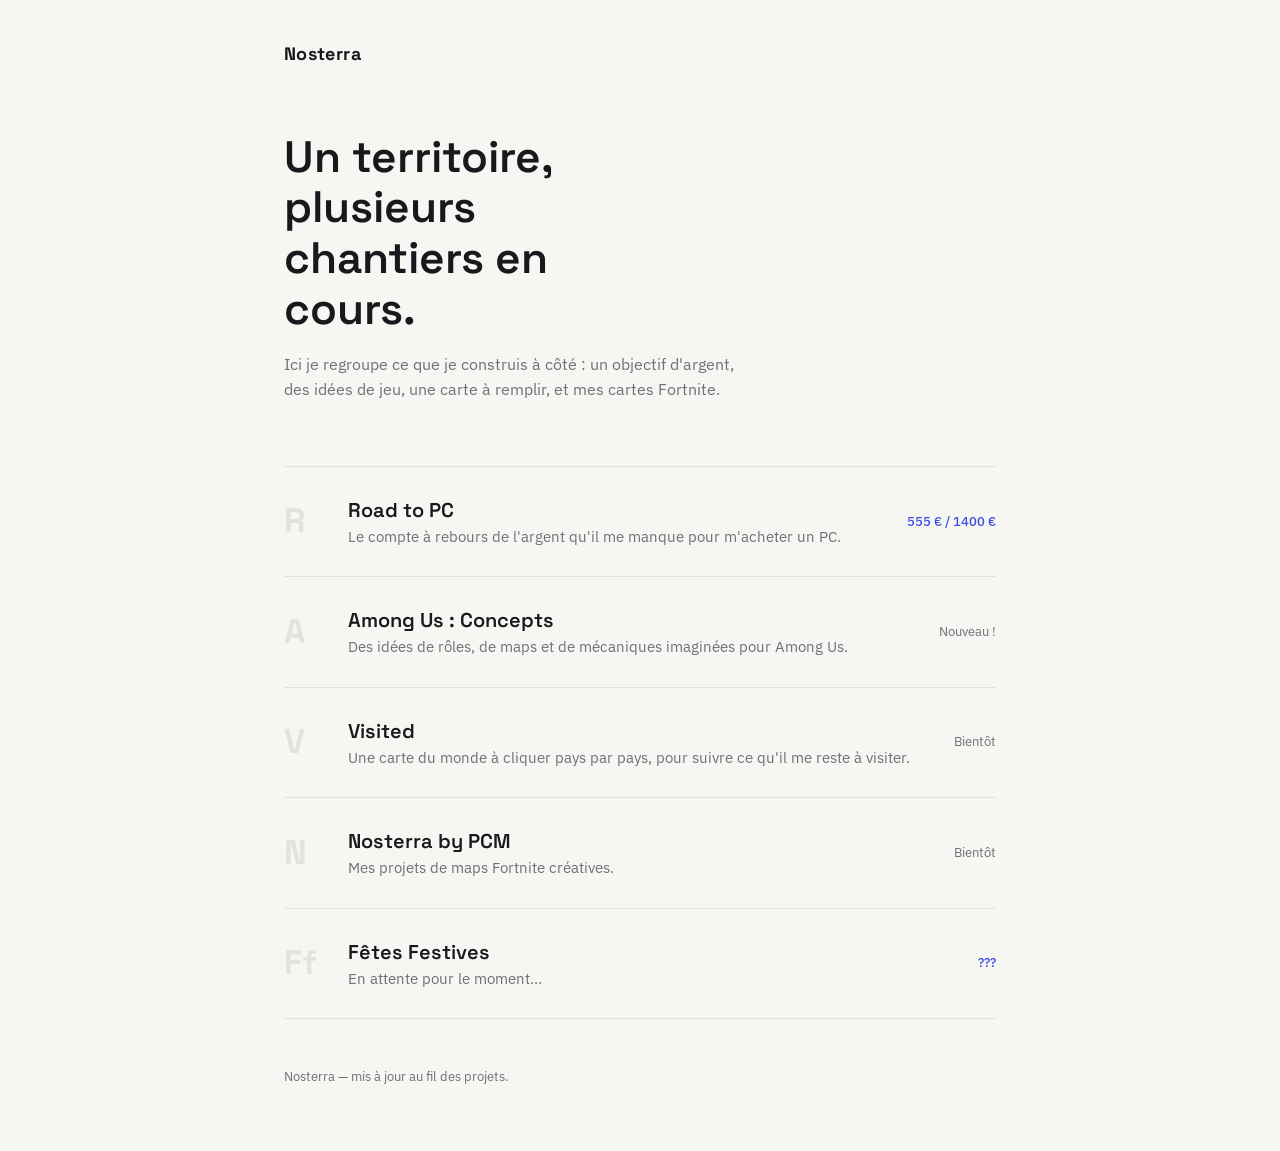
<file: index.html>
<!DOCTYPE html>
<html lang="fr">
<head>
<meta charset="UTF-8">
<meta name="viewport" content="width=device-width, initial-scale=1.0">
<title>Nosterra</title>
<link rel="stylesheet" href="styles.css">
</head>
<body>

  <header class="site-header">
    <div class="wrap">
      <span class="wordmark">Nosterra</span>
    </div>
  </header>

  <section class="hero">
    <div class="wrap">
      <h1>Un territoire, plusieurs chantiers en cours.</h1>
      <p>Ici je regroupe ce que je construis à côté : un objectif d'argent, des idées de jeu, une carte à remplir, et mes cartes Fortnite.</p>
    </div>
  </section>

  <nav class="wrap">
    <div class="index">

      <a class="row" href="road-to-pc.html">
        <span class="row-mark">R</span>
        <span class="row-body">
          <span class="row-title">Road to PC</span>
          <p class="row-desc">Le compte à rebours de l'argent qu'il me manque pour m'acheter un PC.</p>
        </span>
        <span class="row-status is-live">555 € / 1400 €</span>
      </a>

      <a class="row" href="among-us-concepts.html">
        <span class="row-mark">A</span>
        <span class="row-body">
          <span class="row-title">Among Us : Concepts</span>
          <p class="row-desc">Des idées de rôles, de maps et de mécaniques imaginées pour Among Us.</p>
        </span>
        <span class="row-status">Nouveau !</span>
      </a>

      <a class="row" href="visited.html">
        <span class="row-mark">V</span>
        <span class="row-body">
          <span class="row-title">Visited</span>
          <p class="row-desc">Une carte du monde à cliquer pays par pays, pour suivre ce qu'il me reste à visiter.</p>
        </span>
        <span class="row-status">Bientôt</span>
      </a>

      <a class="row" href="nosterra-by-pcm.html">
        <span class="row-mark">N</span>
        <span class="row-body">
          <span class="row-title">Nosterra by PCM</span>
          <p class="row-desc">Mes projets de maps Fortnite créatives.</p>
        </span>
        <span class="row-status">Bientôt</span>
      </a>
      
      <a class="row" href="fetes-festives.html">
<span class="row-mark">Ff</span>
<span class="row-body">
<span class="row-title">Fêtes Festives</span>
<p class="row-desc">En attente pour le moment...</p>
</span>
<span class="row-status is-live">???</span>
</a>

    </div>
  </nav>

  <footer class="site-footer">
    <div class="wrap">
      Nosterra — mis à jour au fil des projets.
    </div>
  </footer>

</body>
</html>
</file>
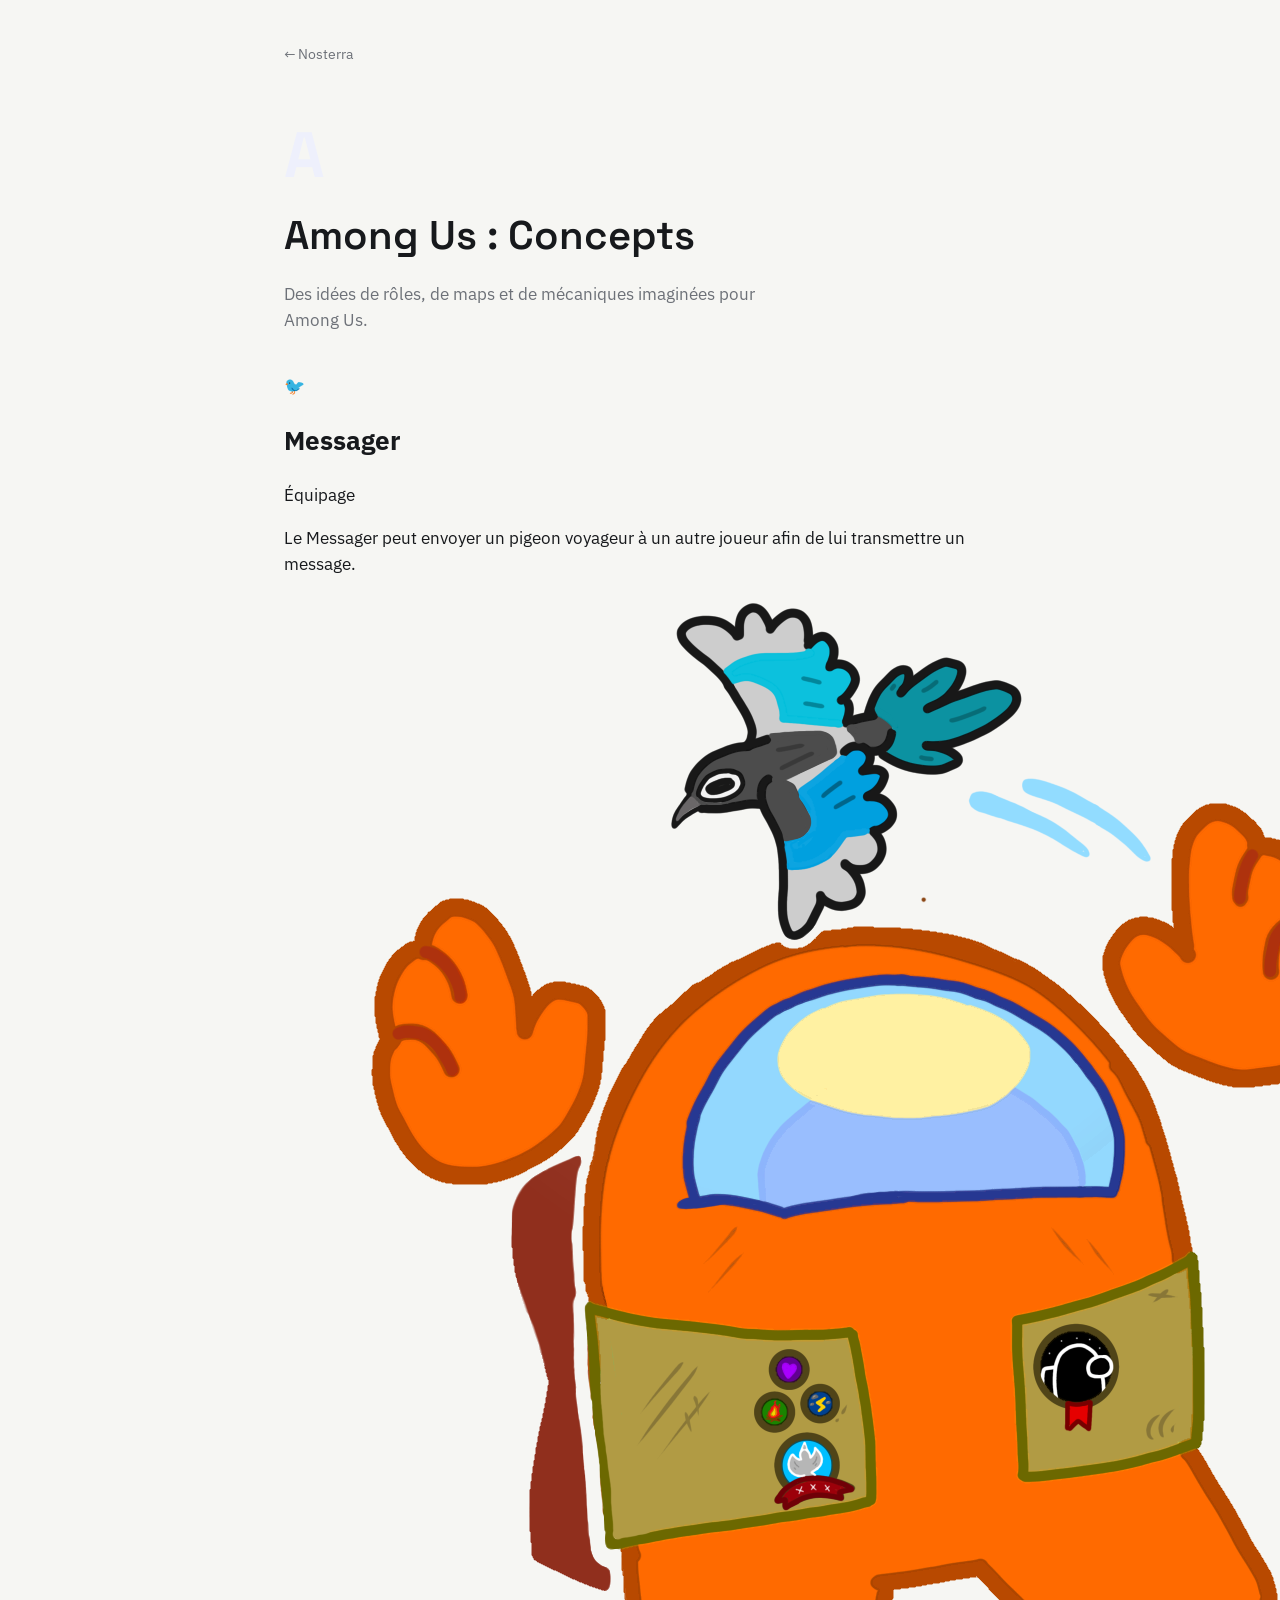
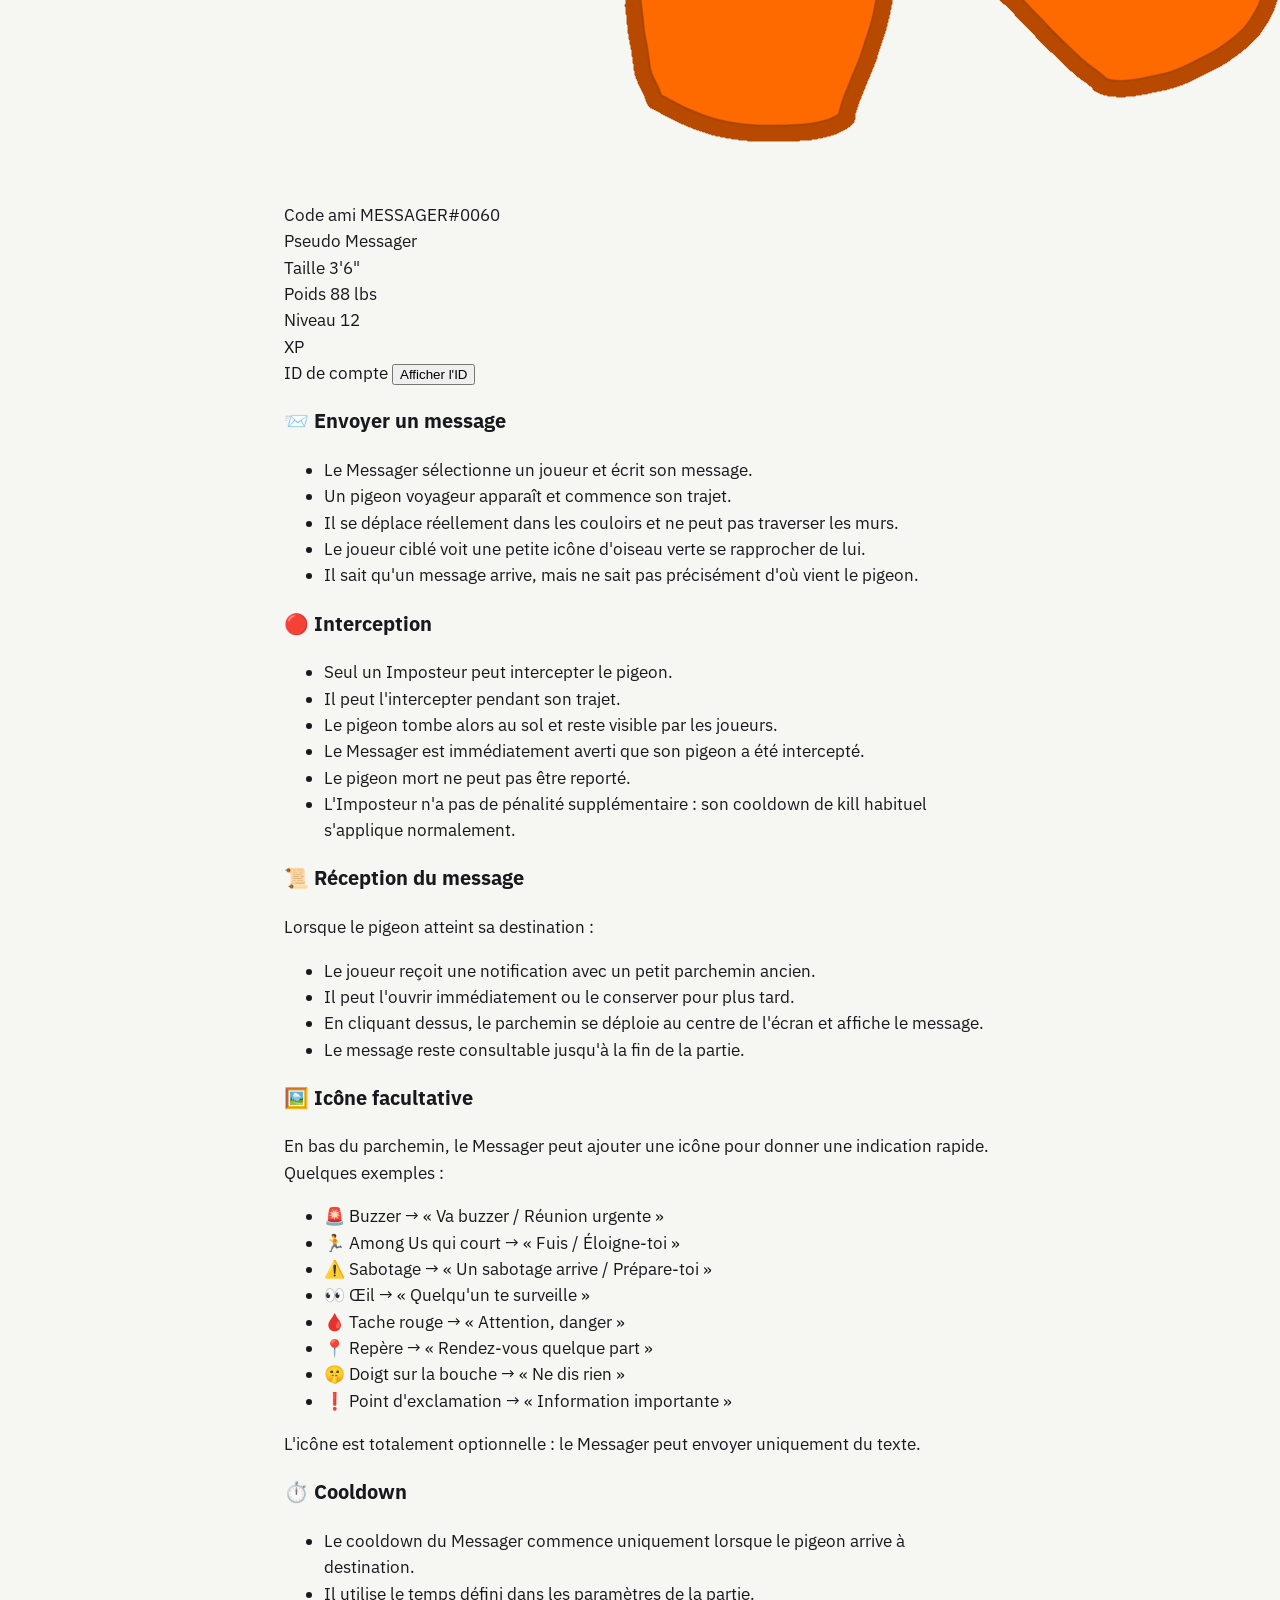
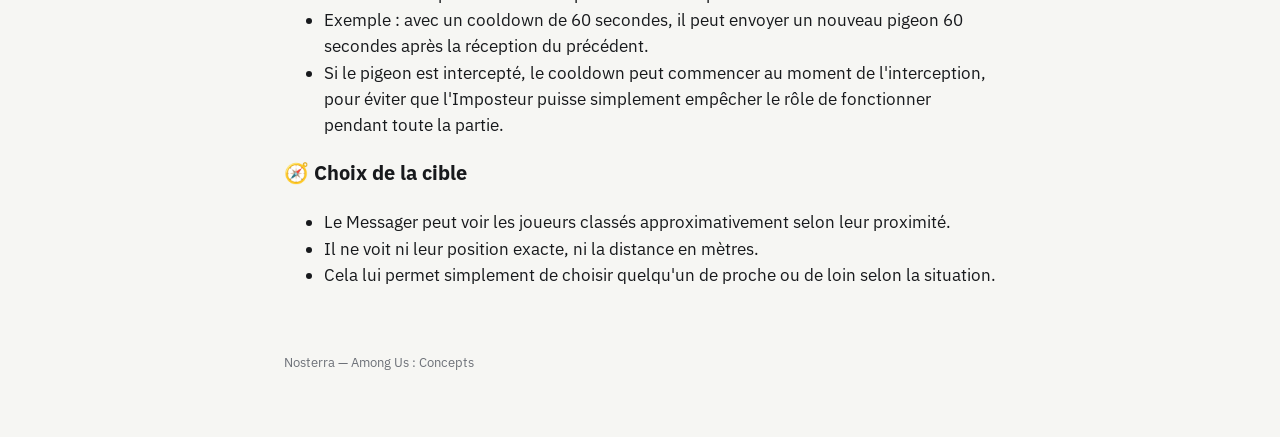
<file: among-us-concepts.html>
<!DOCTYPE html>
<html lang="fr">
<head>
<meta charset="UTF-8">
<meta name="viewport" content="width=device-width, initial-scale=1.0">
<title>Among Us : Concepts — Nosterra</title>
<link rel="stylesheet" href="styles.css">
</head>
<body>

  <header class="site-header">
    <div class="wrap">
      <a class="back-link" href="index.html">← Nosterra</a>
    </div>
  </header>

  <section class="project-hero">
    <div class="wrap">
      <span class="monogram">A</span>
      <h1>Among Us : Concepts</h1>
      <p>Des idées de rôles, de maps et de mécaniques imaginées pour Among Us.</p>
    </div>
  </section>

  <section class="wrap">
    <div class="roles">

      <!-- ============ RÔLE : MESSAGER ============ -->
      <article class="role">
        <div class="role-header">
          <span class="role-icon">🐦</span>
          <h2 class="role-name">Messager</h2>
          <span class="role-camp">Équipage</span>
        </div>
        <p class="role-intro">Le Messager peut envoyer un pigeon voyageur à un autre joueur afin de lui transmettre un message.</p>

        <div class="id-card">
          <img class="id-card-avatar" src="messager.png" alt="Illustration du personnage Messager, en orange, avec un oiseau messager">
          <div class="id-card-info">
            <div class="id-card-row">
              <span class="id-card-label">Code ami</span>
              <span class="id-card-value">MESSAGER#0060</span>
            </div>
            <div class="id-card-row">
              <span class="id-card-label">Pseudo</span>
              <span class="id-card-value">Messager</span>
            </div>
            <div class="id-card-stats">
              <div>
                <span class="id-card-label">Taille</span>
                <span class="id-card-value">3'6"</span>
              </div>
              <div>
                <span class="id-card-label">Poids</span>
                <span class="id-card-value">88 lbs</span>
              </div>
            </div>
            <div class="id-card-stats">
              <div>
                <span class="id-card-label">Niveau</span>
                <span class="id-card-value">12</span>
              </div>
              <div>
                <span class="id-card-label">XP</span>
                <div class="id-card-xp"><div class="id-card-xp-fill" style="width: 74%;"></div></div>
              </div>
            </div>
            <div class="id-card-account">
              <span class="id-card-label">ID de compte</span>
              <button class="id-card-toggle" onclick="toggleAccountId(this)">Afficher l'ID</button>
            </div>
          </div>
        </div>

        <div class="role-section">
          <h3>📨 Envoyer un message</h3>
          <ul>
            <li>Le Messager sélectionne un joueur et écrit son message.</li>
            <li>Un pigeon voyageur apparaît et commence son trajet.</li>
            <li>Il se déplace réellement dans les couloirs et ne peut pas traverser les murs.</li>
            <li>Le joueur ciblé voit une petite icône d'oiseau verte se rapprocher de lui.</li>
            <li>Il sait qu'un message arrive, mais ne sait pas précisément d'où vient le pigeon.</li>
          </ul>
        </div>

        <div class="role-section">
          <h3>🔴 Interception</h3>
          <ul>
            <li>Seul un Imposteur peut intercepter le pigeon.</li>
            <li>Il peut l'intercepter pendant son trajet.</li>
            <li>Le pigeon tombe alors au sol et reste visible par les joueurs.</li>
            <li>Le Messager est immédiatement averti que son pigeon a été intercepté.</li>
            <li>Le pigeon mort ne peut pas être reporté.</li>
            <li>L'Imposteur n'a pas de pénalité supplémentaire : son cooldown de kill habituel s'applique normalement.</li>
          </ul>
        </div>

        <div class="role-section">
          <h3>📜 Réception du message</h3>
          <p class="role-intro" style="margin-bottom:10px;">Lorsque le pigeon atteint sa destination :</p>
          <ul>
            <li>Le joueur reçoit une notification avec un petit parchemin ancien.</li>
            <li>Il peut l'ouvrir immédiatement ou le conserver pour plus tard.</li>
            <li>En cliquant dessus, le parchemin se déploie au centre de l'écran et affiche le message.</li>
            <li>Le message reste consultable jusqu'à la fin de la partie.</li>
          </ul>
        </div>

        <div class="role-section">
          <h3>🖼️ Icône facultative</h3>
          <p class="role-intro" style="margin-bottom:10px;">En bas du parchemin, le Messager peut ajouter une icône pour donner une indication rapide. Quelques exemples :</p>
          <ul class="icon-legend">
            <li><span class="glyph">🚨</span> Buzzer → « Va buzzer / Réunion urgente »</li>
            <li><span class="glyph">🏃</span> Among Us qui court → « Fuis / Éloigne-toi »</li>
            <li><span class="glyph">⚠️</span> Sabotage → « Un sabotage arrive / Prépare-toi »</li>
            <li><span class="glyph">👀</span> Œil → « Quelqu'un te surveille »</li>
            <li><span class="glyph">🩸</span> Tache rouge → « Attention, danger »</li>
            <li><span class="glyph">📍</span> Repère → « Rendez-vous quelque part »</li>
            <li><span class="glyph">🤫</span> Doigt sur la bouche → « Ne dis rien »</li>
            <li><span class="glyph">❗</span> Point d'exclamation → « Information importante »</li>
          </ul>
          <p class="role-intro" style="margin-top:14px;">L'icône est totalement optionnelle : le Messager peut envoyer uniquement du texte.</p>
        </div>

        <div class="role-section">
          <h3>⏱️ Cooldown</h3>
          <ul>
            <li>Le cooldown du Messager commence uniquement lorsque le pigeon arrive à destination.</li>
            <li>Il utilise le temps défini dans les paramètres de la partie.</li>
            <li>Exemple : avec un cooldown de 60 secondes, il peut envoyer un nouveau pigeon 60 secondes après la réception du précédent.</li>
            <li>Si le pigeon est intercepté, le cooldown peut commencer au moment de l'interception, pour éviter que l'Imposteur puisse simplement empêcher le rôle de fonctionner pendant toute la partie.</li>
          </ul>
        </div>

        <div class="role-section">
          <h3>🧭 Choix de la cible</h3>
          <ul>
            <li>Le Messager peut voir les joueurs classés approximativement selon leur proximité.</li>
            <li>Il ne voit ni leur position exacte, ni la distance en mètres.</li>
            <li>Cela lui permet simplement de choisir quelqu'un de proche ou de loin selon la situation.</li>
          </ul>
        </div>
      </article>
      <!-- ============ FIN RÔLE : MESSAGER ============ -->

      <!--
        Pour ajouter un nouveau rôle plus tard :
        copie tout le bloc <article class="role">...</article> ci-dessus,
        colle-le juste après, et change le contenu.
      -->

    </div>
  </section>

  <footer class="site-footer">
    <div class="wrap">
      Nosterra — Among Us : Concepts
    </div>
  </footer>

  <script>
    function toggleAccountId(button) {
      if (button.dataset.shown === 'true') {
        button.textContent = "Afficher l'ID";
        button.dataset.shown = 'false';
      } else {
        button.textContent = 'MSG-0648-PIGEON';
        button.dataset.shown = 'true';
      }
    }
  </script>

</body>
</html>
</file>
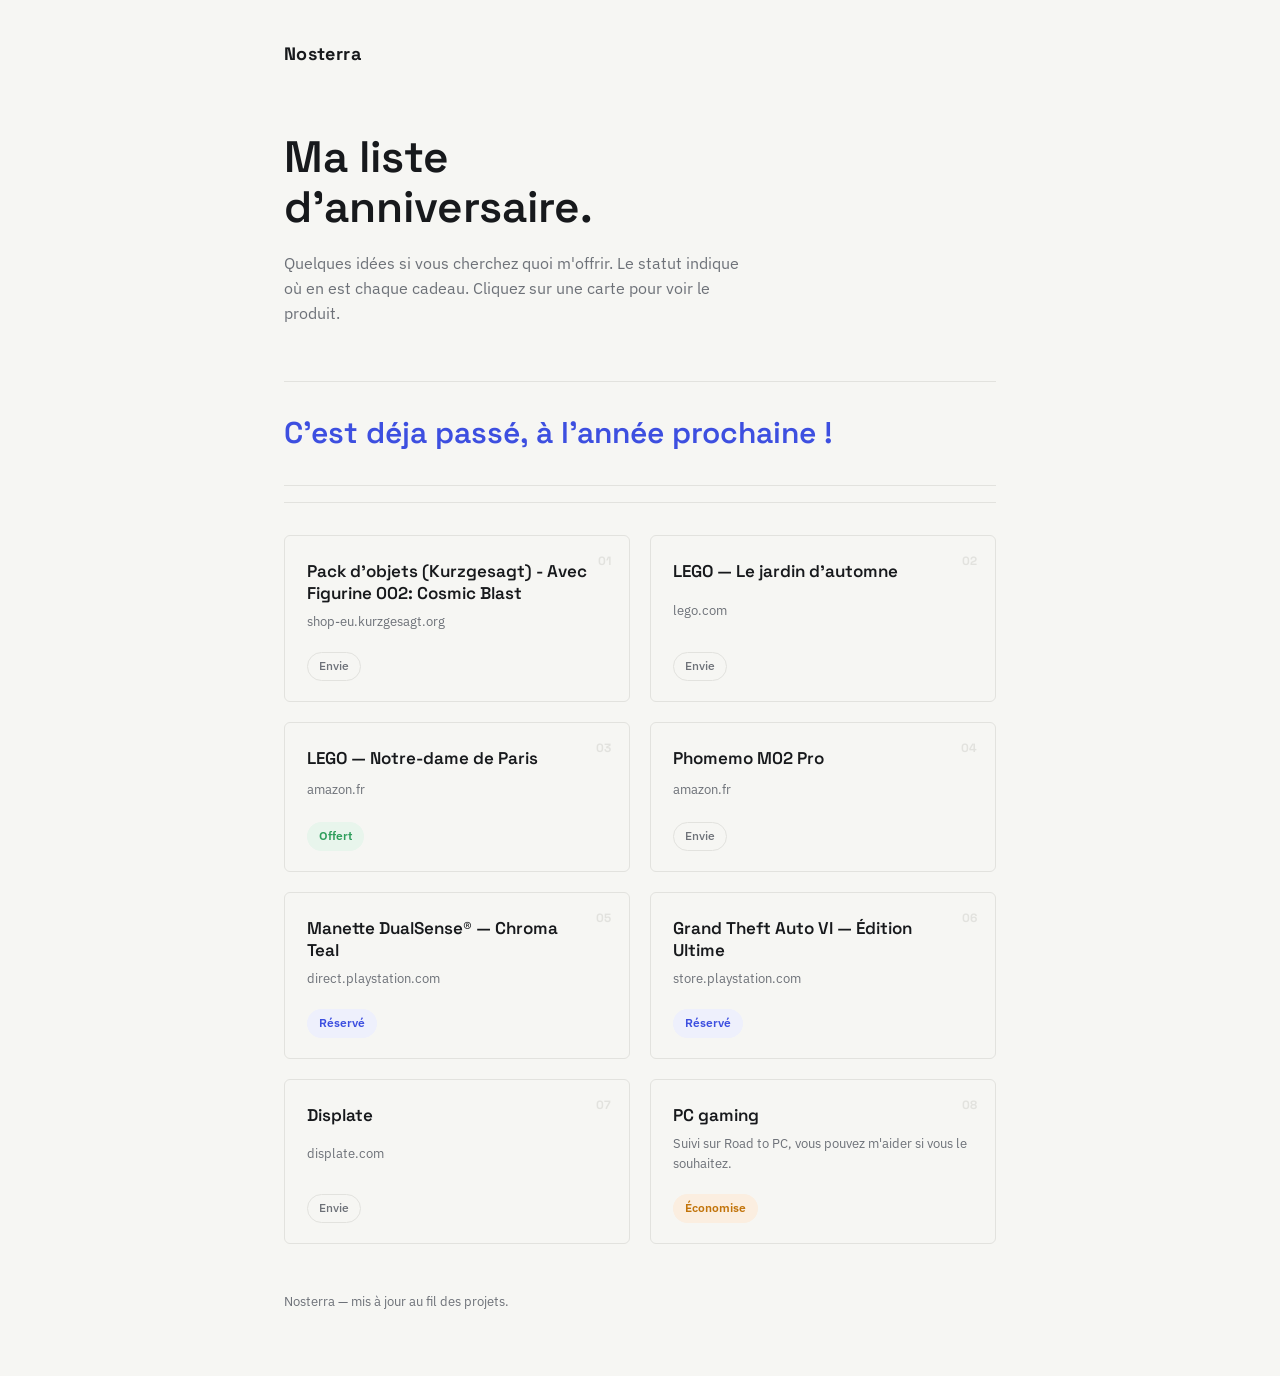
<file: anniversaire.html>
<!DOCTYPE html>
<html lang="fr">
<head>
<meta charset="UTF-8">
<meta name="viewport" content="width=device-width, initial-scale=1.0">
<title>Anniversaire — Nosterra</title>
<link rel="stylesheet" href="styles.css">
<style>
  .gift-grid {
    display: grid;
    grid-template-columns: repeat(auto-fill, minmax(240px, 1fr));
    gap: 20px;
    border-top: 1px solid var(--line);
    padding-top: 32px;
    margin-top: 16px;
  }

  .gift-card {
    position: relative;
    display: flex;
    flex-direction: column;
    justify-content: space-between;
    min-height: 150px;
    padding: 24px 22px 20px;
    border: 1px solid var(--line);
    border-radius: 6px;
    text-decoration: none;
    color: var(--ink);
    background: transparent;
    transition: border-color 0.15s ease, background 0.15s ease;
  }

  .gift-card:hover {
    border-color: var(--accent);
    background: var(--accent-soft);
  }

  .gift-num {
    position: absolute;
    top: 16px;
    right: 18px;
    font-family: 'Space Grotesk', sans-serif;
    font-weight: 700;
    font-size: 12px;
    color: var(--line);
  }

  .gift-title {
    font-family: 'Space Grotesk', sans-serif;
    font-weight: 600;
    font-size: 17px;
    line-height: 1.3;
    margin: 0 20px 8px 0;
  }

  .gift-domain {
    font-size: 13px;
    color: var(--muted);
    margin: 0 0 20px;
    word-break: break-word;
  }

  .gift-status {
    align-self: flex-start;
    font-size: 12px;
    font-weight: 500;
    padding: 4px 11px;
    border-radius: 999px;
    border: 1px solid var(--line);
    color: var(--muted);
  }

  .gift-status.status-envie {
    border-color: var(--line);
    color: var(--muted);
  }

  .gift-status.status-reserve {
    border-color: transparent;
    background: var(--accent-soft);
    color: var(--accent);
    font-weight: 600;
  }

  .gift-status.status-offert {
    border-color: transparent;
    background: #e8f5ec;
    color: #2f9e5c;
    font-weight: 600;
  }

  .gift-status.status-economise {
    border-color: transparent;
    background: #fbeee0;
    color: #c2740b;
    font-weight: 600;
  }

  /* ---------- Compte à rebours ---------- */

  .countdown {
    border-top: 1px solid var(--line);
    border-bottom: 1px solid var(--line);
    padding: 28px 0;
    margin-top: 8px;
    display: flex;
    gap: 32px;
    flex-wrap: wrap;
  }

  .countdown-unit {
    display: flex;
    flex-direction: column;
    align-items: flex-start;
  }

  .countdown-value {
    font-family: 'Space Grotesk', sans-serif;
    font-weight: 600;
    font-size: clamp(28px, 5vw, 40px);
    line-height: 1;
    color: var(--ink);
    font-variant-numeric: tabular-nums;
  }

  .countdown-label {
    margin-top: 6px;
    font-size: 12px;
    color: var(--muted);
    text-transform: uppercase;
    letter-spacing: 0.04em;
  }

  .countdown-done {
    font-family: 'Space Grotesk', sans-serif;
    font-weight: 600;
    font-size: clamp(22px, 4vw, 30px);
    color: var(--accent);
  }
</style>
</head>
<body>

<header class="site-header">
<div class="wrap">
<a href="index.html" class="wordmark">Nosterra</a>
</div>
</header>

<section class="hero">
<div class="wrap">
<h1>Ma liste d'anniversaire.</h1>
<p>Quelques idées si vous cherchez quoi m'offrir. Le statut indique où en est chaque cadeau. Cliquez sur une carte pour voir le produit.</p>
</div>
</section>

<div class="wrap">
<div class="countdown" id="countdown">
  <div class="countdown-unit">
    <span class="countdown-value" id="cd-days">—</span>
    <span class="countdown-label">jours</span>
  </div>
  <div class="countdown-unit">
    <span class="countdown-value" id="cd-hours">—</span>
    <span class="countdown-label">heures</span>
  </div>
  <div class="countdown-unit">
    <span class="countdown-value" id="cd-minutes">—</span>
    <span class="countdown-label">minutes</span>
  </div>
  <div class="countdown-unit">
    <span class="countdown-value" id="cd-seconds">—</span>
    <span class="countdown-label">secondes</span>
  </div>
</div>
</div>

<div class="wrap">
<div class="gift-grid">

<a class="gift-card" href="https://shop-eu.kurzgesagt.org/collections/deals/products/build-your-own-collectibles-bundle-1" target="_blank" rel="noopener">
<span class="gift-num">01</span>
<span class="gift-title">Pack d'objets (Kurzgesagt) - Avec Figurine 002: Cosmic Blast</span>
<span class="gift-domain">shop-eu.kurzgesagt.org</span>
<span class="gift-status status-envie">Envie</span>
</a>

<a class="gift-card" href="https://www.lego.com/fr-fr/product/autumn-cottage-garden-11372" target="_blank" rel="noopener">
<span class="gift-num">02</span>
<span class="gift-title">LEGO — Le jardin d'automne</span>
<span class="gift-domain">lego.com</span>
<span class="gift-status status-envie">Envie</span>
</a>

  <a class="gift-card" href="https://www.amazon.fr/dp/B0CWH1M12W?tag=avendelabriq-21&linkCode=ogi&th=1&psc=1" target="_blank" rel="noopener">
<span class="gift-num">03</span>
<span class="gift-title">LEGO — Notre-dame de Paris</span>
<span class="gift-domain">amazon.fr</span>
<span class="gift-status status-offert">Offert</span>
</a>
  
<a class="gift-card" href="https://www.amazon.fr/Phomemo-Imprimante-Thermique-Compatible-Smartphone/dp/B0C5XLH7SK?th=1" target="_blank" rel="noopener">
<span class="gift-num">04</span>
<span class="gift-title">Phomemo M02 Pro</span>
<span class="gift-domain">amazon.fr</span>
<span class="gift-status status-envie">Envie</span>
</a>

<a class="gift-card" href="https://direct.playstation.com/fr-be/buy-accessories/dualsense-wireless-controller-chroma-teal-for-ps5-pc-mac-mobile" target="_blank" rel="noopener">
<span class="gift-num">05</span>
<span class="gift-title">Manette DualSense® — Chroma Teal</span>
<span class="gift-domain">direct.playstation.com</span>
<span class="gift-status status-reserve">Réservé</span>
</a>

<a class="gift-card" href="https://store.playstation.com/fr-be/product/EP1004-PPSA01547_00-GTAVIULTIMATE001" target="_blank" rel="noopener">
<span class="gift-num">06</span>
<span class="gift-title">Grand Theft Auto VI — Édition Ultime</span>
<span class="gift-domain">store.playstation.com</span>
<span class="gift-status status-reserve">Réservé</span>
</a>

<a class="gift-card" href="https://displate.com/collectors/new_collector_1790185132268_c4efe6a2/sets/wishlist" target="_blank" rel="noopener">
<span class="gift-num">07</span>
<span class="gift-title">Displate</span>
<span class="gift-domain">displate.com</span>
<span class="gift-status status-envie">Envie</span>
</a>

<a class="gift-card" href="road-to-pc.html">
<span class="gift-num">08</span>
<span class="gift-title">PC gaming</span>
<span class="gift-domain">Suivi sur Road to PC, vous pouvez m'aider si vous le souhaitez.</span>
<span class="gift-status status-economise">Économise</span>
</a>

</div>
</div>

<footer class="site-footer">
<div class="wrap">
Nosterra — mis à jour au fil des projets.
</div>
</footer>

<script>
  // Compte à rebours jusqu'au 10 octobre 2026
  const TARGET_DATE = new Date('2026-10-10T00:00:00');

  function updateCountdown() {
    const now = new Date();
    const diff = TARGET_DATE - now;
    const container = document.getElementById('countdown');

    if (diff <= 0) {
      container.innerHTML = '<span class="countdown-done">C\'est déja passé, à l\'année prochaine !</span>';
      clearInterval(timer);
      return;
    }

    const days = Math.floor(diff / (1000 * 60 * 60 * 24));
    const hours = Math.floor((diff / (1000 * 60 * 60)) % 24);
    const minutes = Math.floor((diff / (1000 * 60)) % 60);
    const seconds = Math.floor((diff / 1000) % 60);

    document.getElementById('cd-days').textContent = days;
    document.getElementById('cd-hours').textContent = String(hours).padStart(2, '0');
    document.getElementById('cd-minutes').textContent = String(minutes).padStart(2, '0');
    document.getElementById('cd-seconds').textContent = String(seconds).padStart(2, '0');
  }

  updateCountdown();
  const timer = setInterval(updateCountdown, 1000);
</script>

</body>
</html>
</file>
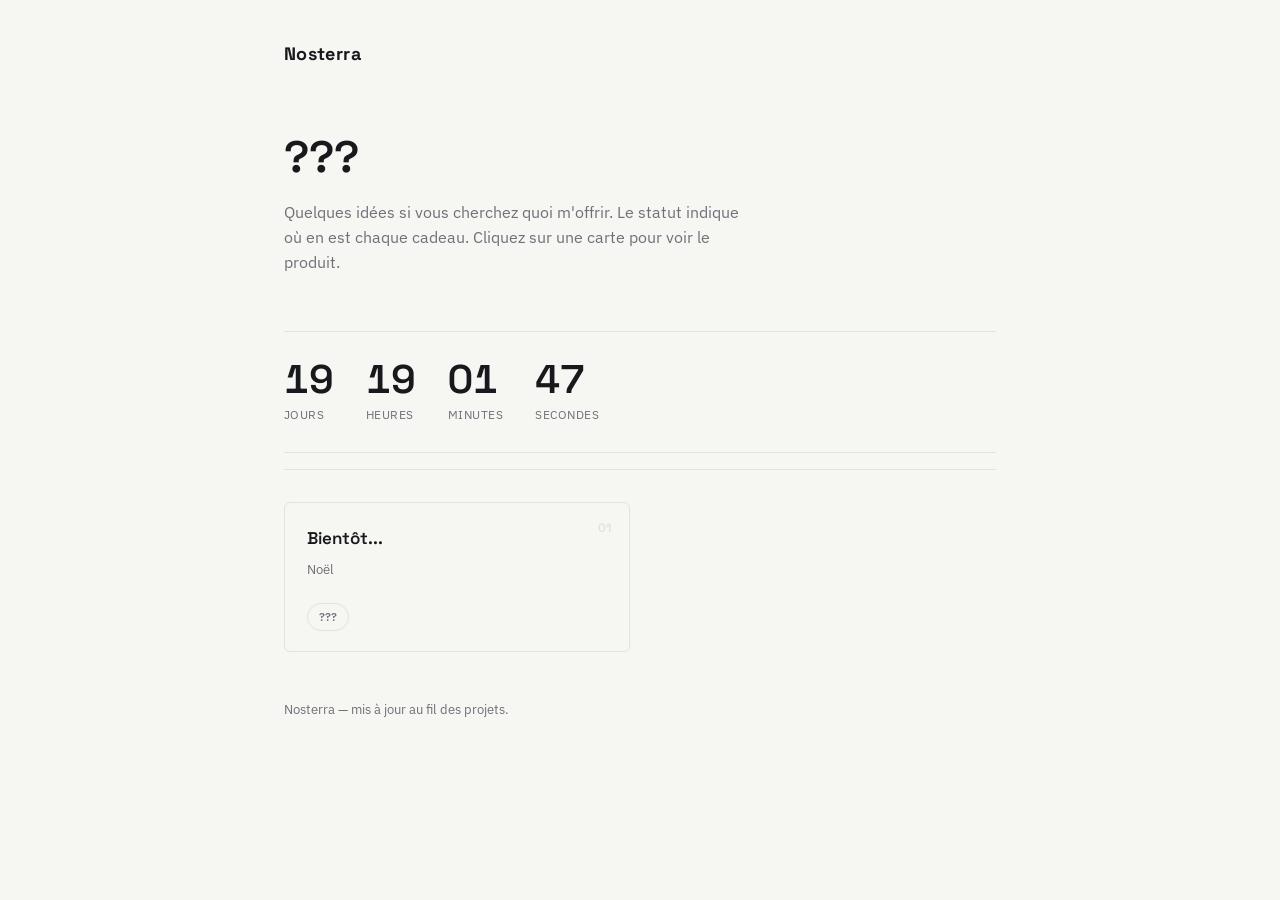
<file: fetefestive.html>
<!DOCTYPE html>
<html lang="fr">
<head>
<meta charset="UTF-8">
<meta name="viewport" content="width=device-width, initial-scale=1.0">
<title>Fête Festive — Nosterra</title>
<link rel="stylesheet" href="styles.css">
<style>
  .gift-grid {
    display: grid;
    grid-template-columns: repeat(auto-fill, minmax(240px, 1fr));
    gap: 20px;
    border-top: 1px solid var(--line);
    padding-top: 32px;
    margin-top: 16px;
  }

  .gift-card {
    position: relative;
    display: flex;
    flex-direction: column;
    justify-content: space-between;
    min-height: 150px;
    padding: 24px 22px 20px;
    border: 1px solid var(--line);
    border-radius: 6px;
    text-decoration: none;
    color: var(--ink);
    background: transparent;
    transition: border-color 0.15s ease, background 0.15s ease;
  }

  .gift-card:hover {
    border-color: var(--accent);
    background: var(--accent-soft);
  }

  .gift-num {
    position: absolute;
    top: 16px;
    right: 18px;
    font-family: 'Space Grotesk', sans-serif;
    font-weight: 700;
    font-size: 12px;
    color: var(--line);
  }

  .gift-title {
    font-family: 'Space Grotesk', sans-serif;
    font-weight: 600;
    font-size: 17px;
    line-height: 1.3;
    margin: 0 20px 8px 0;
  }

  .gift-domain {
    font-size: 13px;
    color: var(--muted);
    margin: 0 0 20px;
    word-break: break-word;
  }

  .gift-status {
    align-self: flex-start;
    font-size: 12px;
    font-weight: 500;
    padding: 4px 11px;
    border-radius: 999px;
    border: 1px solid var(--line);
    color: var(--muted);
  }

  .gift-status.status-envie {
    border-color: var(--line);
    color: var(--muted);
  }

  .gift-status.status-reserve {
    border-color: transparent;
    background: var(--accent-soft);
    color: var(--accent);
    font-weight: 600;
  }

  .gift-status.status-offert {
    border-color: transparent;
    background: #e8f5ec;
    color: #2f9e5c;
    font-weight: 600;
  }

  .gift-status.status-economise {
    border-color: transparent;
    background: #fbeee0;
    color: #c2740b;
    font-weight: 600;
  }

  /* ---------- Compte à rebours ---------- */

  .countdown {
    border-top: 1px solid var(--line);
    border-bottom: 1px solid var(--line);
    padding: 28px 0;
    margin-top: 8px;
    display: flex;
    gap: 32px;
    flex-wrap: wrap;
  }

  .countdown-unit {
    display: flex;
    flex-direction: column;
    align-items: flex-start;
  }

  .countdown-value {
    font-family: 'Space Grotesk', sans-serif;
    font-weight: 600;
    font-size: clamp(28px, 5vw, 40px);
    line-height: 1;
    color: var(--ink);
    font-variant-numeric: tabular-nums;
  }

  .countdown-label {
    margin-top: 6px;
    font-size: 12px;
    color: var(--muted);
    text-transform: uppercase;
    letter-spacing: 0.04em;
  }

  .countdown-done {
    font-family: 'Space Grotesk', sans-serif;
    font-weight: 600;
    font-size: clamp(22px, 4vw, 30px);
    color: var(--accent);
  }
</style>
</head>
<body>

<header class="site-header">
<div class="wrap">
<a href="index.html" class="wordmark">Nosterra</a>
</div>
</header>

<section class="hero">
<div class="wrap">
<h1>???</h1>
<p>Quelques idées si vous cherchez quoi m'offrir. Le statut indique où en est chaque cadeau. Cliquez sur une carte pour voir le produit.</p>
</div>
</section>

<div class="wrap">
<div class="countdown" id="countdown">
  <div class="countdown-unit">
    <span class="countdown-value" id="cd-days">—</span>
    <span class="countdown-label">jours</span>
  </div>
  <div class="countdown-unit">
    <span class="countdown-value" id="cd-hours">—</span>
    <span class="countdown-label">heures</span>
  </div>
  <div class="countdown-unit">
    <span class="countdown-value" id="cd-minutes">—</span>
    <span class="countdown-label">minutes</span>
  </div>
  <div class="countdown-unit">
    <span class="countdown-value" id="cd-seconds">—</span>
    <span class="countdown-label">secondes</span>
  </div>
</div>
</div>

<div class="wrap">
<div class="gift-grid">

<a class="gift-card" href="Noël.com" target="_blank" rel="noopener">
<span class="gift-num">01</span>
<span class="gift-title">Bientôt...</span>
<span class="gift-domain">Noël</span>
<span class="gift-status status-envie">???</span>
</a>

</div>
</div>

<footer class="site-footer">
<div class="wrap">
Nosterra — mis à jour au fil des projets.
</div>
</footer>

<script>
  // Compte à rebours jusqu'au 10 octobre 2026
  const TARGET_DATE = new Date('2026-12-25T00:00:00');

  function updateCountdown() {
    const now = new Date();
    const diff = TARGET_DATE - now;
    const container = document.getElementById('countdown');

    if (diff <= 0) {
      container.innerHTML = '<span class="countdown-done">Joyeux Noël !</span>';
      clearInterval(timer);
      return;
    }

    const days = Math.floor(diff / (1000 * 60 * 60 * 24));
    const hours = Math.floor((diff / (1000 * 60 * 60)) % 24);
    const minutes = Math.floor((diff / (1000 * 60)) % 60);
    const seconds = Math.floor((diff / 1000) % 60);

    document.getElementById('cd-days').textContent = days;
    document.getElementById('cd-hours').textContent = String(hours).padStart(2, '0');
    document.getElementById('cd-minutes').textContent = String(minutes).padStart(2, '0');
    document.getElementById('cd-seconds').textContent = String(seconds).padStart(2, '0');
  }

  updateCountdown();
  const timer = setInterval(updateCountdown, 1000);
</script>

</body>
</html>
</file>
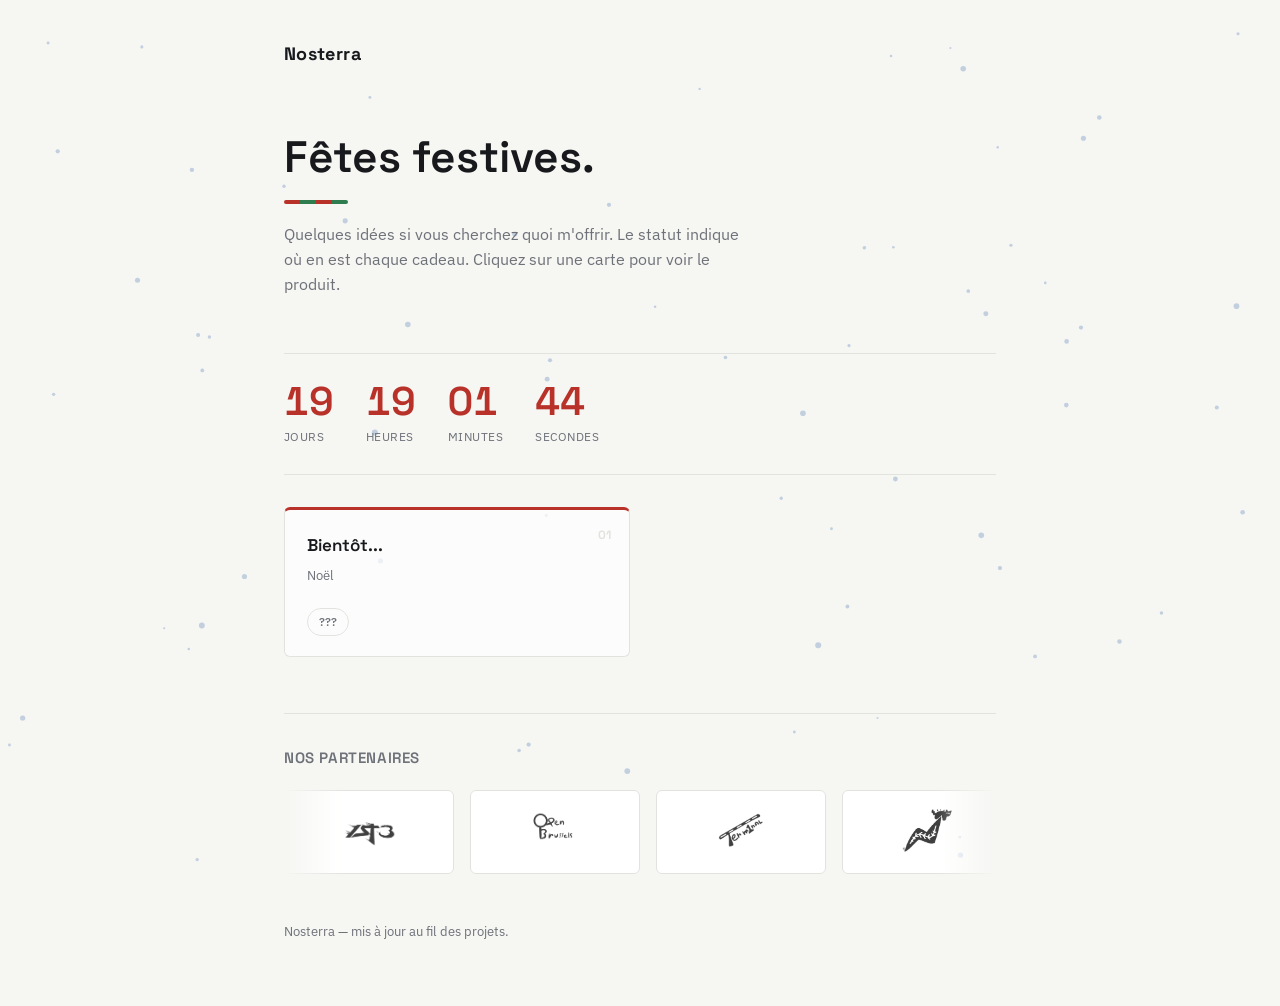
<file: fetes-festives.html>
<!DOCTYPE html>
<html lang="fr">
<head>
<meta charset="UTF-8">
<meta name="viewport" content="width=device-width, initial-scale=1.0">
<title>Fêtes festives — Nosterra</title>
<link rel="stylesheet" href="styles.css">
<style>
  :root {
    --noel-red: #b8322a;
    --noel-red-soft: #fbeceb;
    --noel-green: #2f7d4f;
    --noel-green-soft: #e8f5ec;
    --noel-gold: #b7862b;
    --noel-gold-soft: #fbf3df;
  }

  /* ---------- Neige ---------- */
  #snow {
    position: fixed;
    inset: 0;
    width: 100%;
    height: 100%;
    pointer-events: none;
    z-index: 0;
  }
  .site-header, .hero, .wrap, .site-footer { position: relative; z-index: 1; }

  /* ---------- Hero festif ---------- */
  .hero h1 { max-width: 18ch; }
  .hero h1::after {
    content: "";
    display: block;
    width: 64px;
    height: 4px;
    margin-top: 18px;
    border-radius: 999px;
    background: repeating-linear-gradient(90deg,
      var(--noel-red) 0 16px, var(--noel-green) 16px 32px);
  }

  /* ---------- Compte à rebours ---------- */
  .countdown-label-top {
    font-size: 13px;
    color: var(--muted);
    margin: 0 0 14px;
    letter-spacing: 0.02em;
  }
  .countdown {
    border-top: 1px solid var(--line);
    border-bottom: 1px solid var(--line);
    padding: 28px 0;
    margin-top: 8px;
    display: flex;
    gap: 32px;
    flex-wrap: wrap;
  }
  .countdown-unit { display: flex; flex-direction: column; align-items: flex-start; }
  .countdown-value {
    font-family: 'Space Grotesk', sans-serif;
    font-weight: 600;
    font-size: clamp(28px, 5vw, 40px);
    line-height: 1;
    color: var(--noel-red);
    font-variant-numeric: tabular-nums;
  }
  .countdown-label {
    margin-top: 6px;
    font-size: 12px;
    color: var(--muted);
    text-transform: uppercase;
    letter-spacing: 0.04em;
  }
  .countdown-done {
    font-family: 'Space Grotesk', sans-serif;
    font-weight: 600;
    font-size: clamp(22px, 4vw, 30px);
    color: var(--noel-green);
  }

  /* ---------- Grille cadeaux ---------- */
  .gift-grid {
    display: grid;
    grid-template-columns: repeat(auto-fill, minmax(240px, 1fr));
    gap: 20px;
    padding-top: 32px;
    margin-top: 0;
  }
  .gift-card {
    position: relative;
    display: flex;
    flex-direction: column;
    justify-content: space-between;
    min-height: 150px;
    padding: 24px 22px 20px;
    border: 1px solid var(--line);
    border-top: 3px solid var(--noel-red);
    border-radius: 6px;
    text-decoration: none;
    color: var(--ink);
    background: rgba(255,255,255,0.7);
    transition: border-color 0.15s ease, background 0.15s ease, transform 0.15s ease;
  }
  .gift-card:nth-child(even) { border-top-color: var(--noel-green); }
  .gift-card:hover {
    background: #fff;
    transform: translateY(-2px);
    border-color: var(--noel-red);
  }
  .gift-card:nth-child(even):hover { border-color: var(--noel-green); }
  .gift-num {
    position: absolute;
    top: 16px;
    right: 18px;
    font-family: 'Space Grotesk', sans-serif;
    font-weight: 700;
    font-size: 12px;
    color: var(--line);
  }
  .gift-title {
    font-family: 'Space Grotesk', sans-serif;
    font-weight: 600;
    font-size: 17px;
    line-height: 1.3;
    margin: 0 20px 8px 0;
  }
  .gift-domain {
    font-size: 13px;
    color: var(--muted);
    margin: 0 0 20px;
    word-break: break-word;
  }
  .gift-status {
    align-self: flex-start;
    font-size: 12px;
    font-weight: 500;
    padding: 4px 11px;
    border-radius: 999px;
    border: 1px solid var(--line);
    color: var(--muted);
  }
  .gift-status.status-reserve { border-color: transparent; background: var(--noel-red-soft); color: var(--noel-red); font-weight: 600; }
  .gift-status.status-offert { border-color: transparent; background: var(--noel-green-soft); color: var(--noel-green); font-weight: 600; }
  .gift-status.status-economise { border-color: transparent; background: var(--noel-gold-soft); color: var(--noel-gold); font-weight: 600; }

  /* ---------- Carrousel sponsors ---------- */
  .sponsors {
    margin-top: 56px;
    border-top: 1px solid var(--line);
    padding-top: 32px;
  }
  .sponsors h2 {
    font-family: 'Space Grotesk', sans-serif;
    font-weight: 600;
    font-size: 15px;
    letter-spacing: 0.04em;
    text-transform: uppercase;
    color: var(--muted);
    margin: 0 0 20px;
  }
  .carousel {
    overflow: hidden;
    -webkit-mask-image: linear-gradient(90deg, transparent, #000 8%, #000 92%, transparent);
            mask-image: linear-gradient(90deg, transparent, #000 8%, #000 92%, transparent);
  }
  .carousel-track {
    display: flex;
    gap: 16px;
    width: max-content;
    animation: scroll-sponsors 32s linear infinite;
  }
  .carousel:hover .carousel-track { animation-play-state: paused; }
  @keyframes scroll-sponsors {
    to { transform: translateX(calc(-50% - 8px)); }
  }
  .sponsor {
    flex: 0 0 auto;
    display: flex;
    align-items: center;
    justify-content: center;
    width: 170px;
    height: 84px;
    padding: 14px 18px;
    border: 1px solid var(--line);
    border-radius: 6px;
    background: #fff;
    transition: border-color 0.15s ease, transform 0.15s ease;
  }
  .sponsor:hover { border-color: var(--noel-red); transform: translateY(-2px); }
  .sponsor img {
    max-width: 100%;
    max-height: 100%;
    object-fit: contain;
    filter: grayscale(1);
    opacity: 0.75;
    transition: filter 0.15s ease, opacity 0.15s ease;
  }
  .sponsor:hover img { filter: none; opacity: 1; }

  @media (prefers-reduced-motion: reduce) {
    .carousel { overflow-x: auto; }
    .carousel-track { animation: none; }
  }
</style>
</head>
<body>

<canvas id="snow" aria-hidden="true"></canvas>

<header class="site-header">
<div class="wrap">
<a href="index.html" class="wordmark">Nosterra</a>
</div>
</header>

<section class="hero">
<div class="wrap">
<h1>Fêtes festives.</h1>
<p>Quelques idées si vous cherchez quoi m'offrir. Le statut indique où en est chaque cadeau. Cliquez sur une carte pour voir le produit.</p>
</div>
</section>

<div class="wrap">
<div class="countdown" id="countdown">
  <div class="countdown-unit"><span class="countdown-value" id="cd-days">—</span><span class="countdown-label">jours</span></div>
  <div class="countdown-unit"><span class="countdown-value" id="cd-hours">—</span><span class="countdown-label">heures</span></div>
  <div class="countdown-unit"><span class="countdown-value" id="cd-minutes">—</span><span class="countdown-label">minutes</span></div>
  <div class="countdown-unit"><span class="countdown-value" id="cd-seconds">—</span><span class="countdown-label">secondes</span></div>
</div>
</div>

<div class="wrap">
<div class="gift-grid">

<a class="gift-card" href="https://www.combiendejoursavantnoel.com" target="_blank" rel="noopener">
<span class="gift-num">01</span>
<span class="gift-title">Bientôt...</span>
<span class="gift-domain">Noël</span>
<span class="gift-status status-envie">???</span>
</a>

</div>

<section class="sponsors">
  <h2>Nos partenaires</h2>
  <div class="carousel">
    <div class="carousel-track" id="sponsor-track"></div>
  </div>
</section>
</div>

<footer class="site-footer">
<div class="wrap">
Nosterra — mis à jour au fil des projets.
</div>
</footer>

<script>
  // =============================================================
  // À MODIFIER : ta date de compte à rebours
  // =============================================================
  const TARGET_DATE = new Date('2026-12-25T00:00:00');

  // =============================================================
  // À MODIFIER : tes sponsors
  //   name : nom du sponsor
  //   img  : chemin de l'image (ex: 'images/sponsor1.png'), vide = image provisoire
  //   url  : site ouvert au clic
  // =============================================================
  const SPONSORS = [
    { name: 'IST3', img: 'ist3logo.PNG', url: 'https://sites.google.com/view/team-ist3' },
    { name: 'Open Brussels', img: 'openbxllogo.PNG', url: 'https://sites.google.com/view/openbrussels/mobile' },
    { name: 'Term1nal', img: 'term1nallogo.PNG', url: 'https://sites.google.com/view/le-guide-de-term1nal/accueil' },
    { name: 'Discord Nosterra', img: 'discordnosterralogo.jpg', url: 'https://dsc.gg/nosterra' }
  ];

  // ---------- Compte à rebours ----------
  function updateCountdown() {
    const diff = TARGET_DATE - new Date();
    const container = document.getElementById('countdown');
    if (diff <= 0) {
      container.innerHTML = '<span class="countdown-done">Joyeuses fêtes ! 🎄</span>';
      clearInterval(timer);
      return;
    }
    document.getElementById('cd-days').textContent = Math.floor(diff / 86400000);
    document.getElementById('cd-hours').textContent = String(Math.floor(diff / 3600000) % 24).padStart(2, '0');
    document.getElementById('cd-minutes').textContent = String(Math.floor(diff / 60000) % 60).padStart(2, '0');
    document.getElementById('cd-seconds').textContent = String(Math.floor(diff / 1000) % 60).padStart(2, '0');
  }
  updateCountdown();
  const timer = setInterval(updateCountdown, 1000);

  // ---------- Carrousel sponsors ----------
 function placeholder(name) {
    const svg = '<svg xmlns="http://www.w3.org/2000/svg" width="140" height="48">' +
      '<text x="50%" y="55%" text-anchor="middle" dominant-baseline="middle" ' +
      'font-family="sans-serif" font-size="15" font-weight="600" fill="#6d7178">' + name + '</text></svg>';
    return 'data:image/svg+xml;charset=utf-8,' + encodeURIComponent(svg);
  }
  (function buildCarousel() {
    const track = document.getElementById('sponsor-track');
    const reps = Math.max(1, Math.ceil(8 / SPONSORS.length));
    let list = [];
    for (let i = 0; i < reps; i++) list = list.concat(SPONSORS);
    const all = list.concat(list); // doublé pour une boucle sans coupure
    all.forEach(s => {
      const a = document.createElement('a');
      a.className = 'sponsor';
      a.href = s.url;
      a.target = '_blank';
      a.rel = 'noopener sponsored';
      a.setAttribute('aria-label', s.name);
      const img = document.createElement('img');
      img.src = s.img || placeholder(s.name);
      img.alt = s.name;
      img.loading = 'lazy';
      a.appendChild(img);
      track.appendChild(a);
    });
  })();

  // ---------- Neige discrète ----------
  (function snow() {
    if (window.matchMedia('(prefers-reduced-motion: reduce)').matches) return;
    const canvas = document.getElementById('snow');
    const ctx = canvas.getContext('2d');
    let w, h, flakes = [];
    function resize() {
      w = canvas.width = window.innerWidth;
      h = canvas.height = window.innerHeight;
      const count = Math.min(70, Math.floor(w / 18));
      flakes = Array.from({ length: count }, () => ({
        x: Math.random() * w,
        y: Math.random() * h,
        r: Math.random() * 2 + 1,
        v: Math.random() * 0.6 + 0.3,
        d: Math.random() * Math.PI * 2
      }));
    }
    function draw() {
      ctx.clearRect(0, 0, w, h);
      ctx.fillStyle = 'rgba(130,160,200,0.45)';
      flakes.forEach(f => {
        f.y += f.v;
        f.d += 0.01;
        f.x += Math.sin(f.d) * 0.4;
        if (f.y > h + 5) { f.y = -5; f.x = Math.random() * w; }
        ctx.beginPath();
        ctx.arc(f.x, f.y, f.r, 0, Math.PI * 2);
        ctx.fill();
      });
      requestAnimationFrame(draw);
    }
    window.addEventListener('resize', resize);
    resize();
    draw();
  })();
</script>

</body>
</html>
</file>
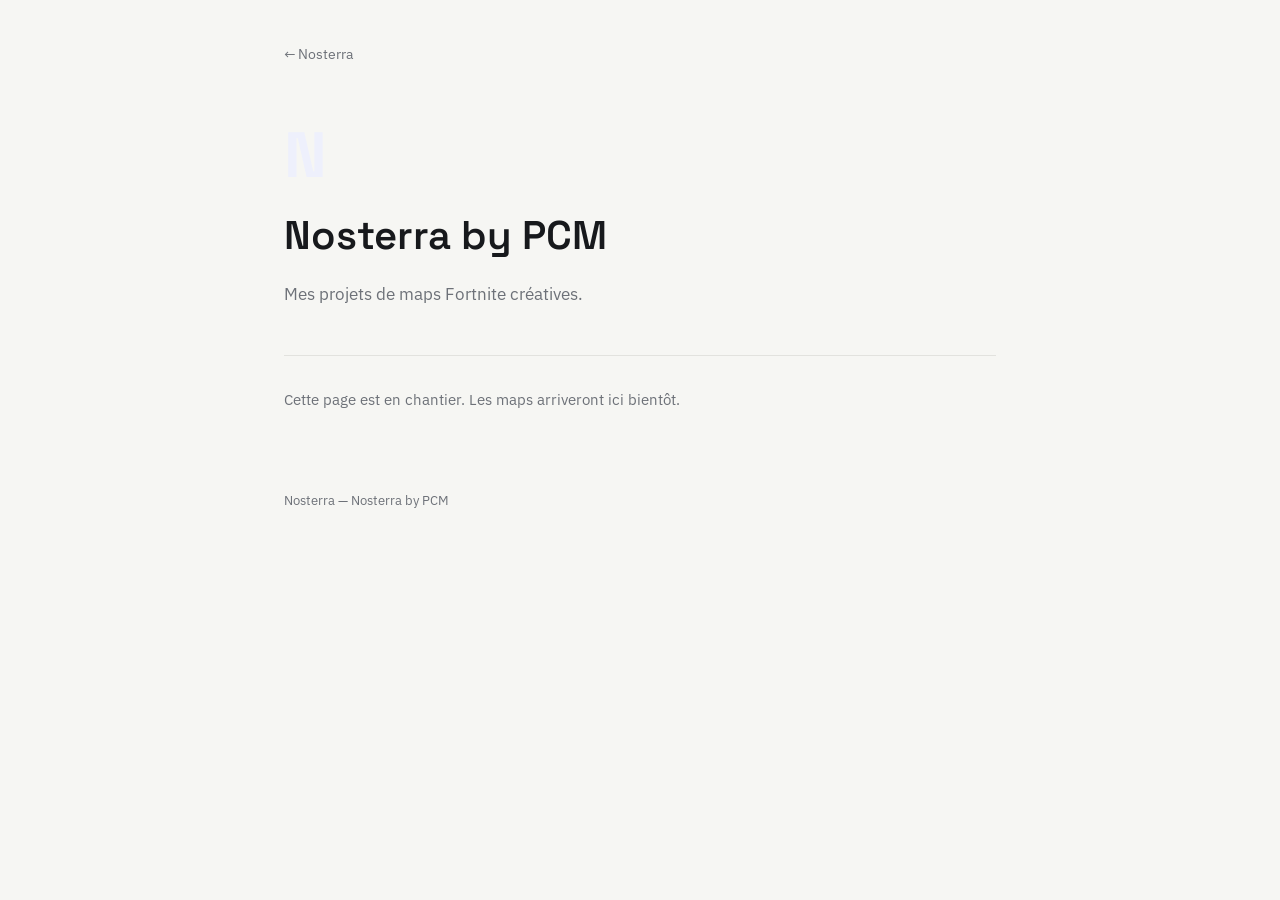
<file: nosterra-by-pcm.html>
<!DOCTYPE html>
<html lang="fr">
<head>
<meta charset="UTF-8">
<meta name="viewport" content="width=device-width, initial-scale=1.0">
<title>Nosterra by PCM — Nosterra</title>
<link rel="stylesheet" href="styles.css">
</head>
<body>

  <header class="site-header">
    <div class="wrap">
      <a class="back-link" href="index.html">← Nosterra</a>
    </div>
  </header>

  <section class="project-hero">
    <div class="wrap">
      <span class="monogram">N</span>
      <h1>Nosterra by PCM</h1>
      <p>Mes projets de maps Fortnite créatives.</p>
    </div>
  </section>

  <section class="wrap">
    <div class="coming-soon">
      <p>Cette page est en chantier. Les maps arriveront ici bientôt.</p>
    </div>
  </section>

  <footer class="site-footer">
    <div class="wrap">
      Nosterra — Nosterra by PCM
    </div>
  </footer>

</body>
</html>
</file>
<file: styles.css>
/* ============================================================
   NOSTERRA — feuille de style partagée
   Utilisée par toutes les pages du site (index.html + pages projets).
   ============================================================ */

@import url('https://fonts.googleapis.com/css2?family=Space+Grotesk:wght@500;600;700&family=IBM+Plex+Sans:wght@400;500&display=swap');

:root {
  --bg: #f6f6f3;
  --ink: #17191c;
  --muted: #6d7178;
  --line: #e2e2de;
  --accent: #3d4fe0;
  --accent-soft: #eef0fc;
  --max-width: 760px;
}

* {
  box-sizing: border-box;
}

html {
  scroll-behavior: smooth;
}

body {
  margin: 0;
  background: var(--bg);
  color: var(--ink);
  font-family: 'IBM Plex Sans', sans-serif;
  font-size: 17px;
  line-height: 1.55;
  -webkit-font-smoothing: antialiased;
}

.wrap {
  max-width: var(--max-width);
  margin: 0 auto;
  padding: 0 24px;
}

/* ---------- En-tête / wordmark ---------- */

.site-header {
  padding: 40px 0 0;
}

.wordmark {
  font-family: 'Space Grotesk', sans-serif;
  font-weight: 700;
  font-size: 18px;
  letter-spacing: 0.02em;
  color: var(--ink);
  text-decoration: none;
}

.back-link {
  display: inline-flex;
  align-items: center;
  gap: 6px;
  font-family: 'IBM Plex Sans', sans-serif;
  font-size: 14px;
  color: var(--muted);
  text-decoration: none;
  border-bottom: 1px solid transparent;
  transition: color 0.15s ease, border-color 0.15s ease;
}

.back-link:hover {
  color: var(--ink);
  border-color: var(--ink);
}

/* ---------- Héros ---------- */

.hero {
  padding: 64px 0 48px;
}

.hero h1 {
  font-family: 'Space Grotesk', sans-serif;
  font-weight: 600;
  font-size: clamp(32px, 5vw, 44px);
  line-height: 1.15;
  margin: 0 0 18px;
  max-width: 14ch;

  /* Animation d'entrée : un seul mouvement, un rideau qui se lève */
  clip-path: inset(0 100% 0 0);
  animation: reveal 1.1s cubic-bezier(0.65, 0, 0.35, 1) forwards;
  animation-delay: 0.15s;
}

@keyframes reveal {
  to {
    clip-path: inset(0 0 0 0);
  }
}

@media (prefers-reduced-motion: reduce) {
  .hero h1 {
    animation: none;
    clip-path: none;
  }
}

.hero p {
  color: var(--muted);
  max-width: 46ch;
  margin: 0;
  font-size: 16px;
}

/* ---------- Index des projets (liste, pas des cartes) ---------- */

.index {
  border-top: 1px solid var(--line);
  margin-top: 16px;
}

.row {
  display: flex;
  align-items: center;
  gap: 24px;
  padding: 28px 0;
  border-bottom: 1px solid var(--line);
  text-decoration: none;
  color: var(--ink);
  transition: background 0.15s ease;
}

.row:hover {
  background: var(--accent-soft);
  margin: 0 -24px;
  padding-left: 24px;
  padding-right: 24px;
  border-radius: 4px;
}

.row-mark {
  font-family: 'Space Grotesk', sans-serif;
  font-weight: 700;
  font-size: 34px;
  color: var(--line);
  width: 40px;
  flex-shrink: 0;
  transition: color 0.15s ease;
}

.row:hover .row-mark {
  color: var(--accent);
}

.row-body {
  flex: 1;
  min-width: 0;
}

.row-title {
  font-family: 'Space Grotesk', sans-serif;
  font-weight: 600;
  font-size: 20px;
  margin: 0 0 4px;
}

.row-desc {
  color: var(--muted);
  font-size: 14.5px;
  margin: 0;
}

.row-status {
  flex-shrink: 0;
  font-size: 13px;
  color: var(--muted);
  text-align: right;
  white-space: nowrap;
}

.row-status.is-live {
  color: var(--accent);
  font-weight: 500;
}

/* ---------- Pied de page ---------- */

.site-footer {
  padding: 48px 0 64px;
  color: var(--muted);
  font-size: 13px;
}

/* ---------- Pages projet ---------- */

.project-hero {
  padding: 56px 0 40px;
}

.project-hero h1 {
  font-family: 'Space Grotesk', sans-serif;
  font-weight: 600;
  font-size: clamp(30px, 5vw, 40px);
  margin: 18px 0 14px;
}

.project-hero p {
  color: var(--muted);
  max-width: 50ch;
  margin: 0;
}

.monogram {
  font-family: 'Space Grotesk', sans-serif;
  font-weight: 700;
  font-size: 64px;
  color: var(--accent-soft);
  line-height: 1;
}

/* ---------- État "à venir" ---------- */

.coming-soon {
  border-top: 1px solid var(--line);
  padding: 32px 0;
  margin-top: 8px;
}

.coming-soon p {
  color: var(--muted);
  font-size: 15px;
  margin: 0;
}

/* ---------- Barre de progression (Road to PC) ---------- */

.progress-figure {
  border-top: 1px solid var(--line);
  padding-top: 32px;
  margin-top: 8px;
}

.progress-amount {
  font-family: 'Space Grotesk', sans-serif;
  font-weight: 600;
  font-size: clamp(36px, 7vw, 56px);
  margin: 0 0 4px;
}

.progress-amount span {
  color: var(--muted);
  font-size: 0.5em;
  font-weight: 500;
}

.progress-track {
  margin-top: 24px;
  height: 10px;
  border-radius: 999px;
  background: var(--accent-soft);
  overflow: hidden;
}

.progress-fill {
  height: 100%;
  border-radius: 999px;
  background: var(--accent);
  width: 0%;
  transition: width 1.2s cubic-bezier(0.65, 0, 0.35, 1);
}

.progress-meta {
  display: flex;
  justify-content: space-between;
  margin-top: 10px;
  font-size: 13.5px;
  color: var(--muted);
}

/* ---------- Aperçu de build (Road to PC) ---------- */

.build-preview {
  margin-top: 40px;
}

.build-preview img {
  display: block;
  width: 100%;
  height: auto;
  border-radius: 8px;
  border: 1px solid var(--line);
}

.build-caption {
  margin: 10px 0 0;
  font-size: 13px;
  color: var(--muted);
}
</file>
